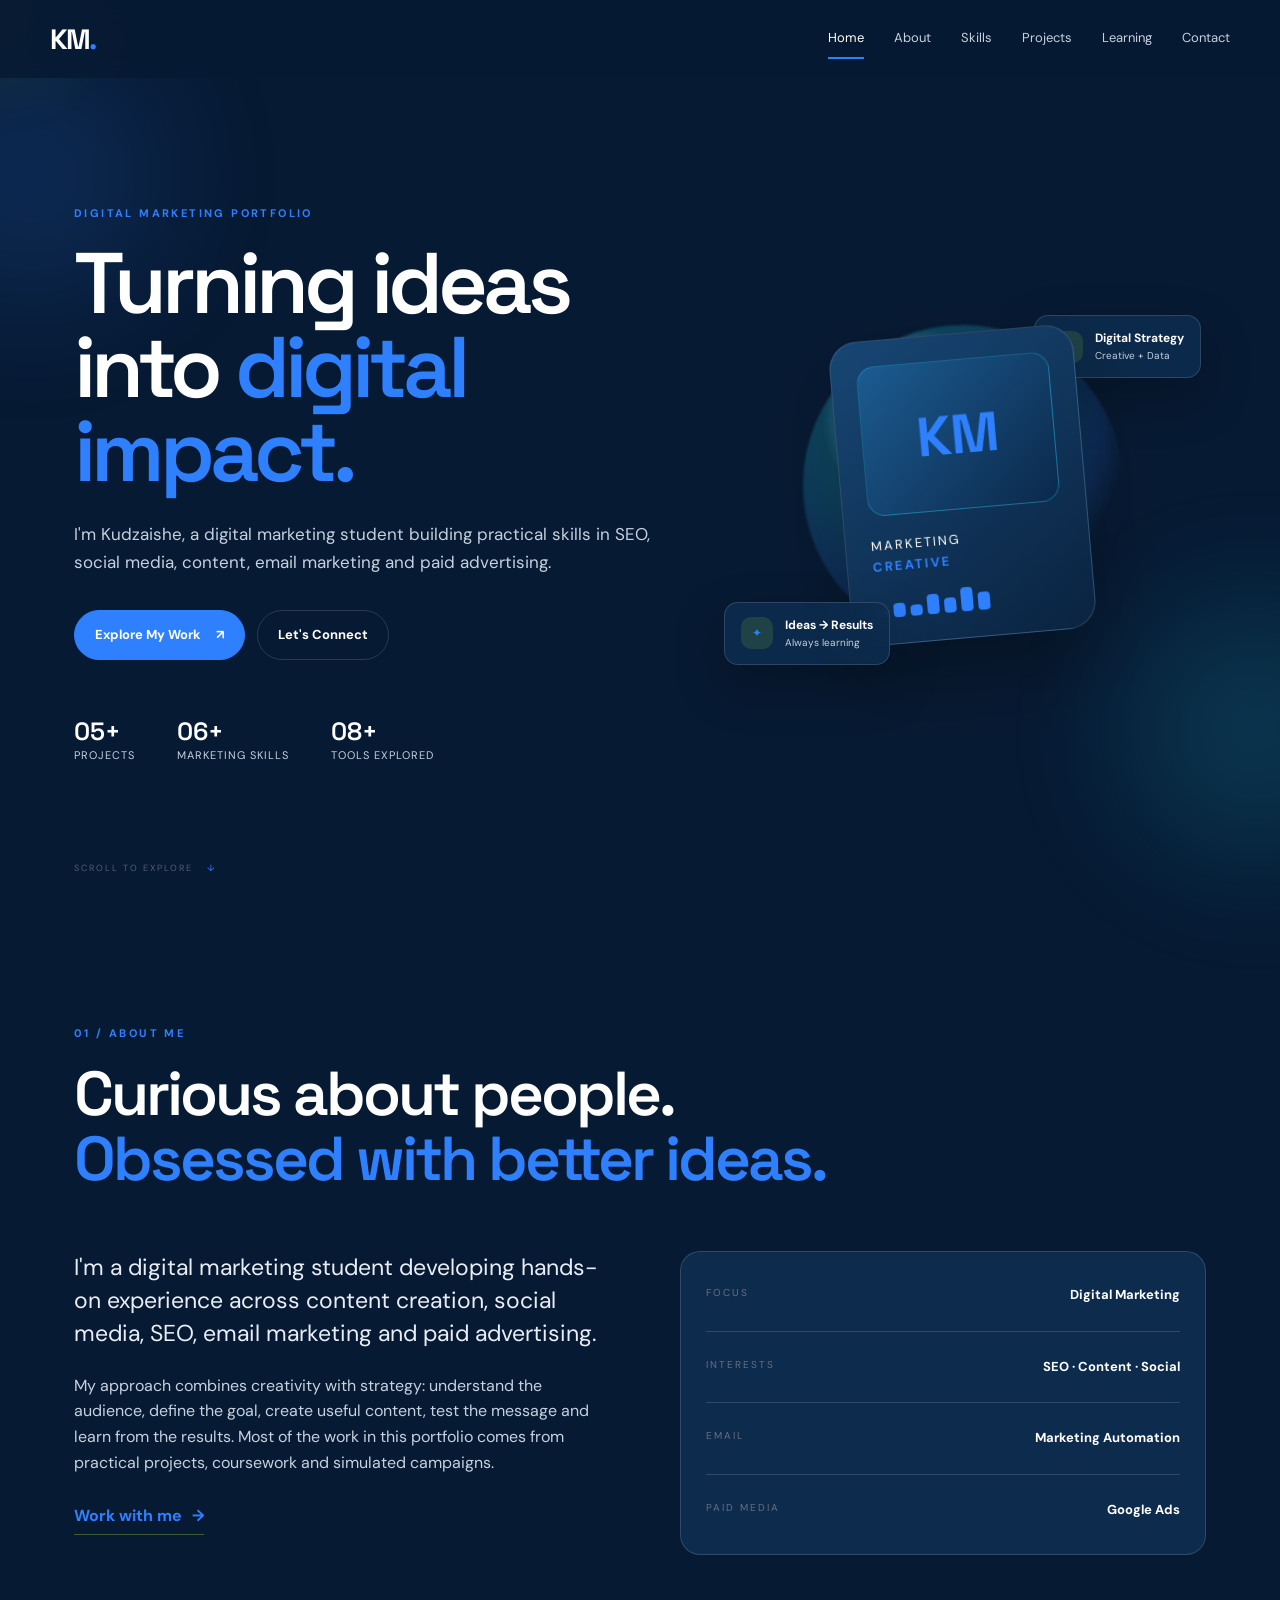
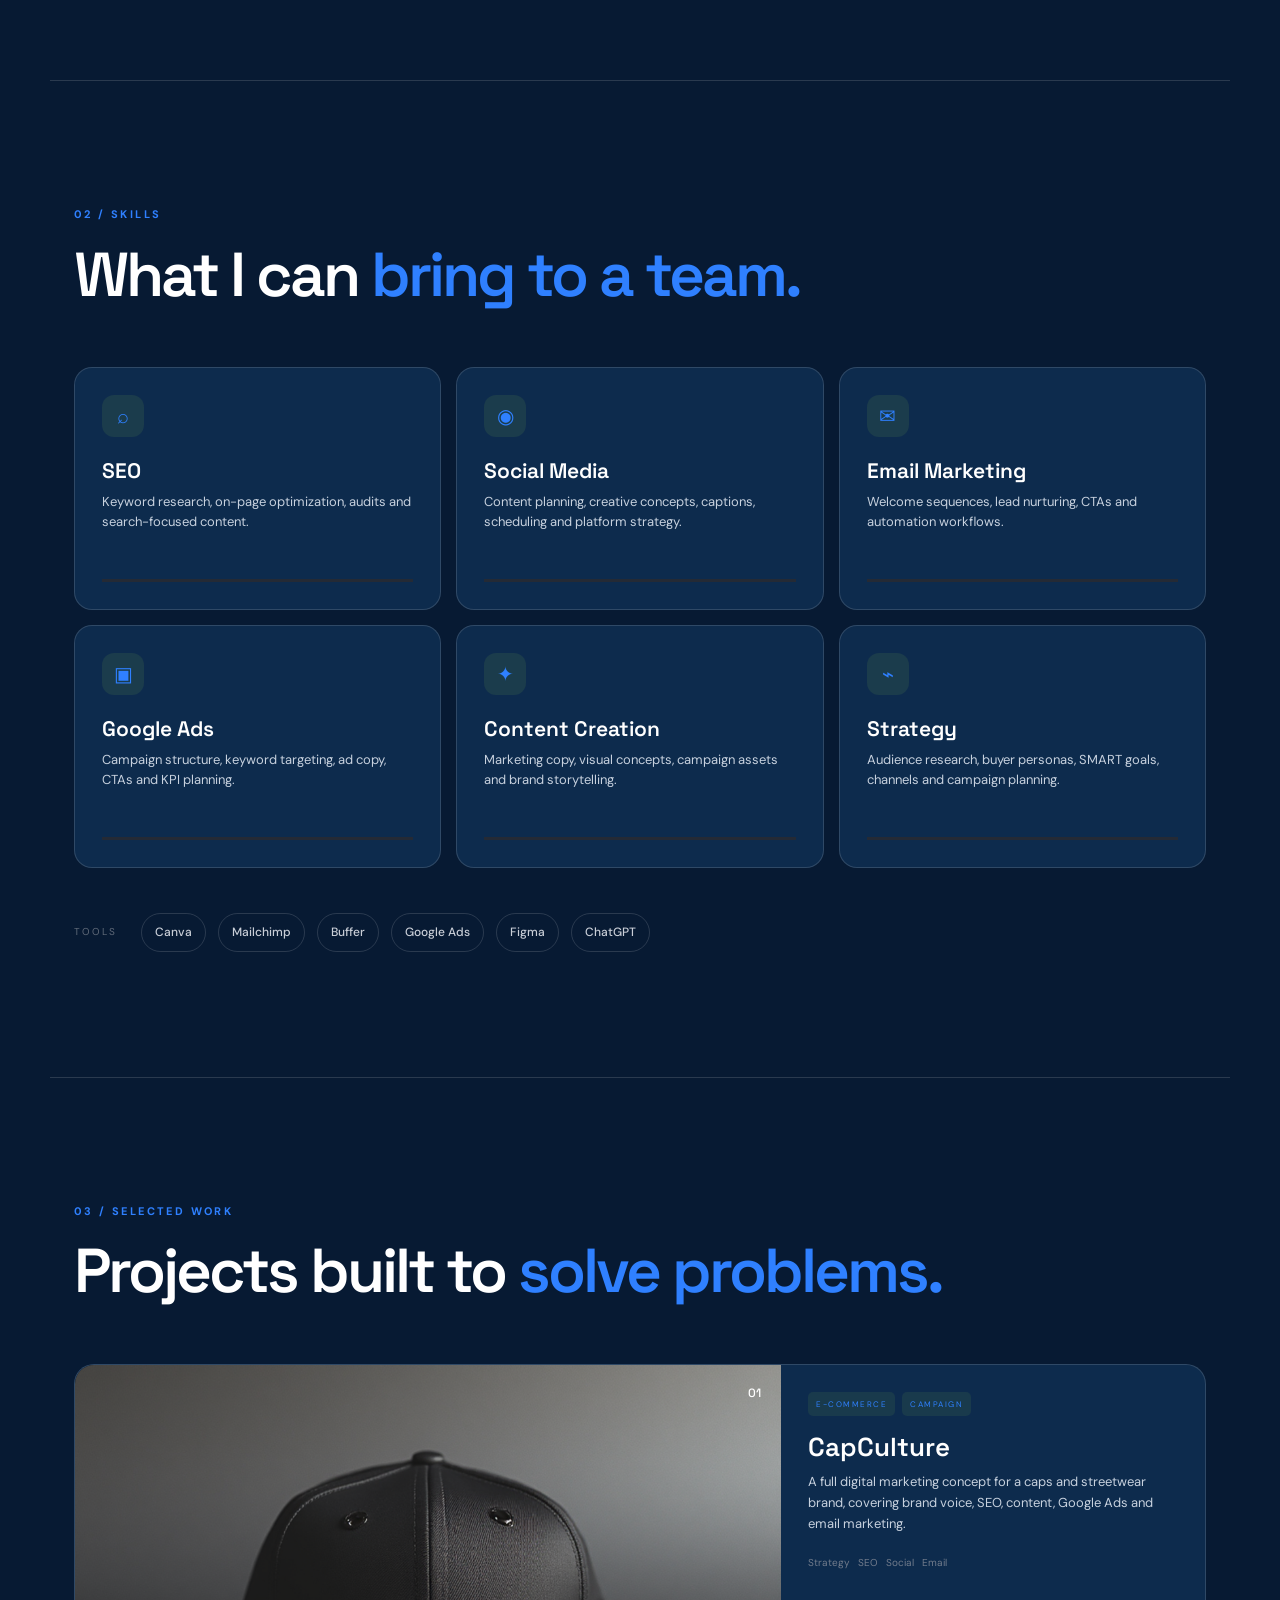
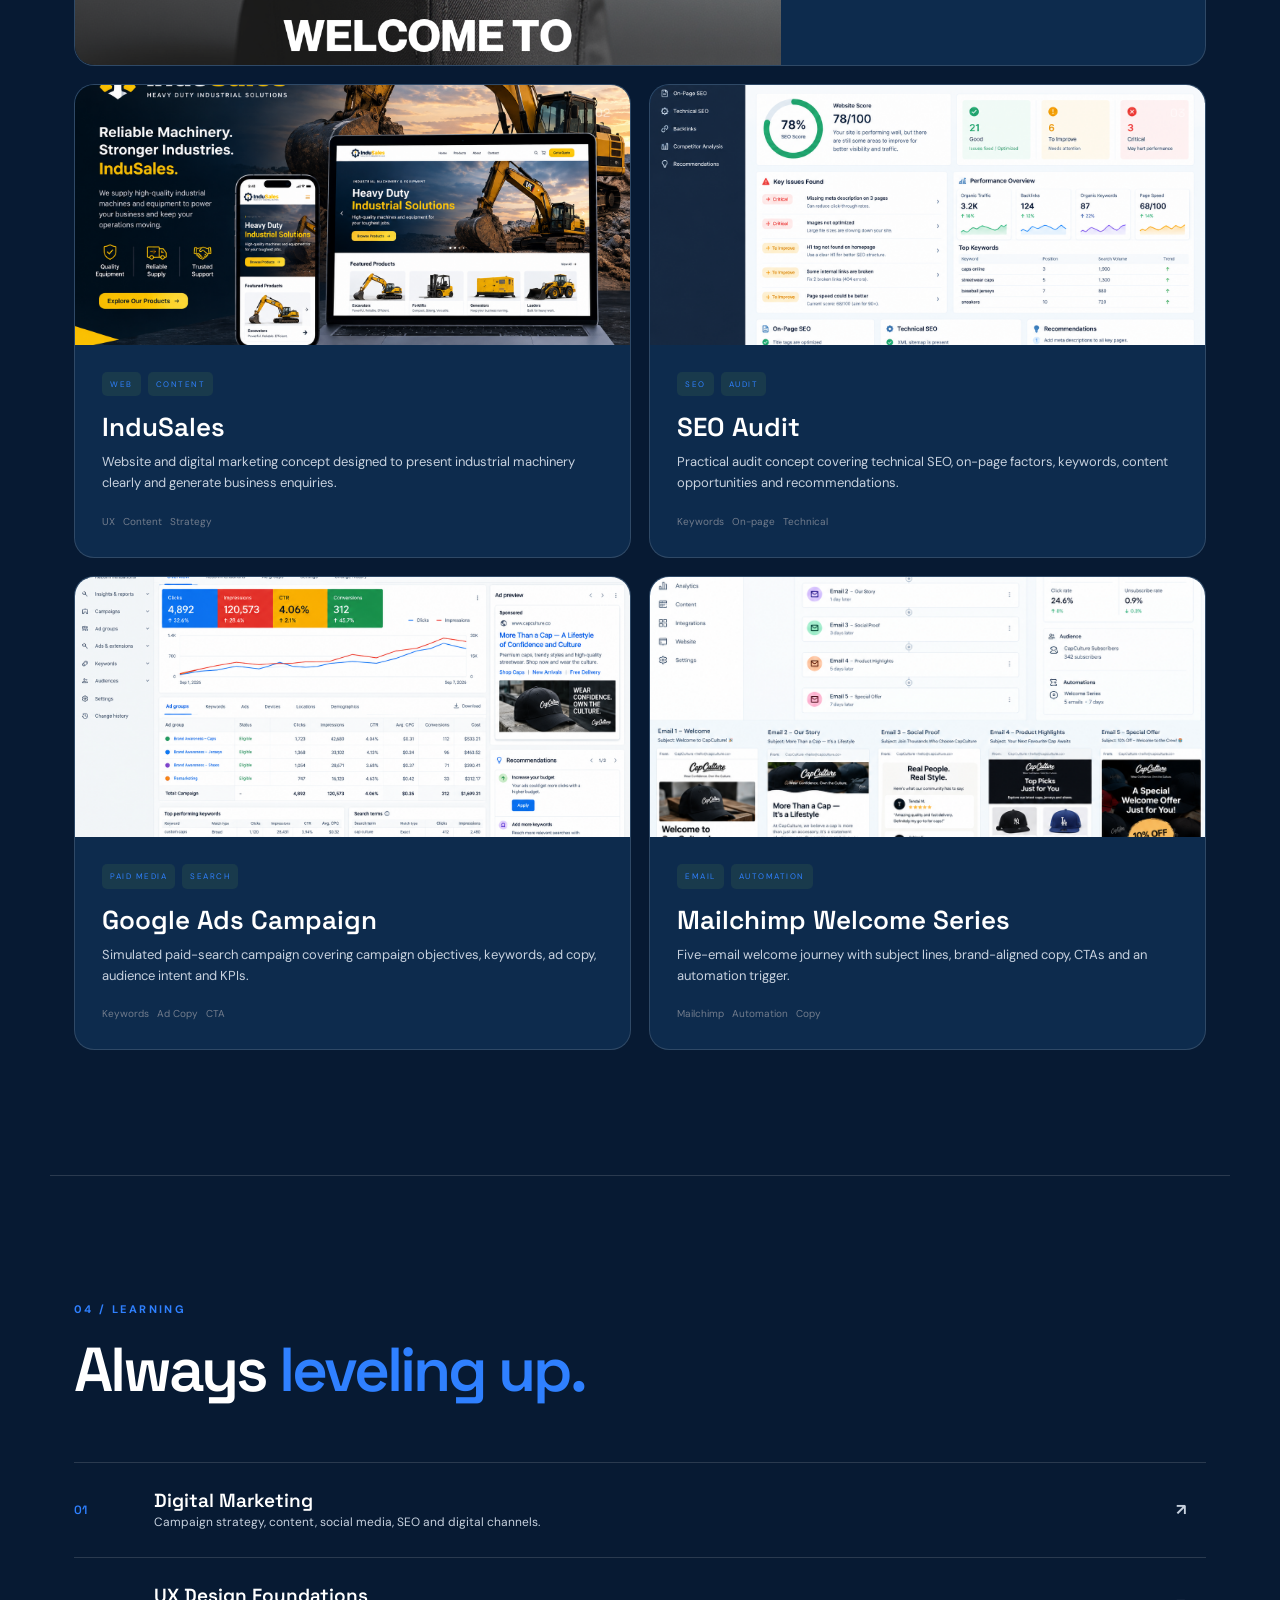
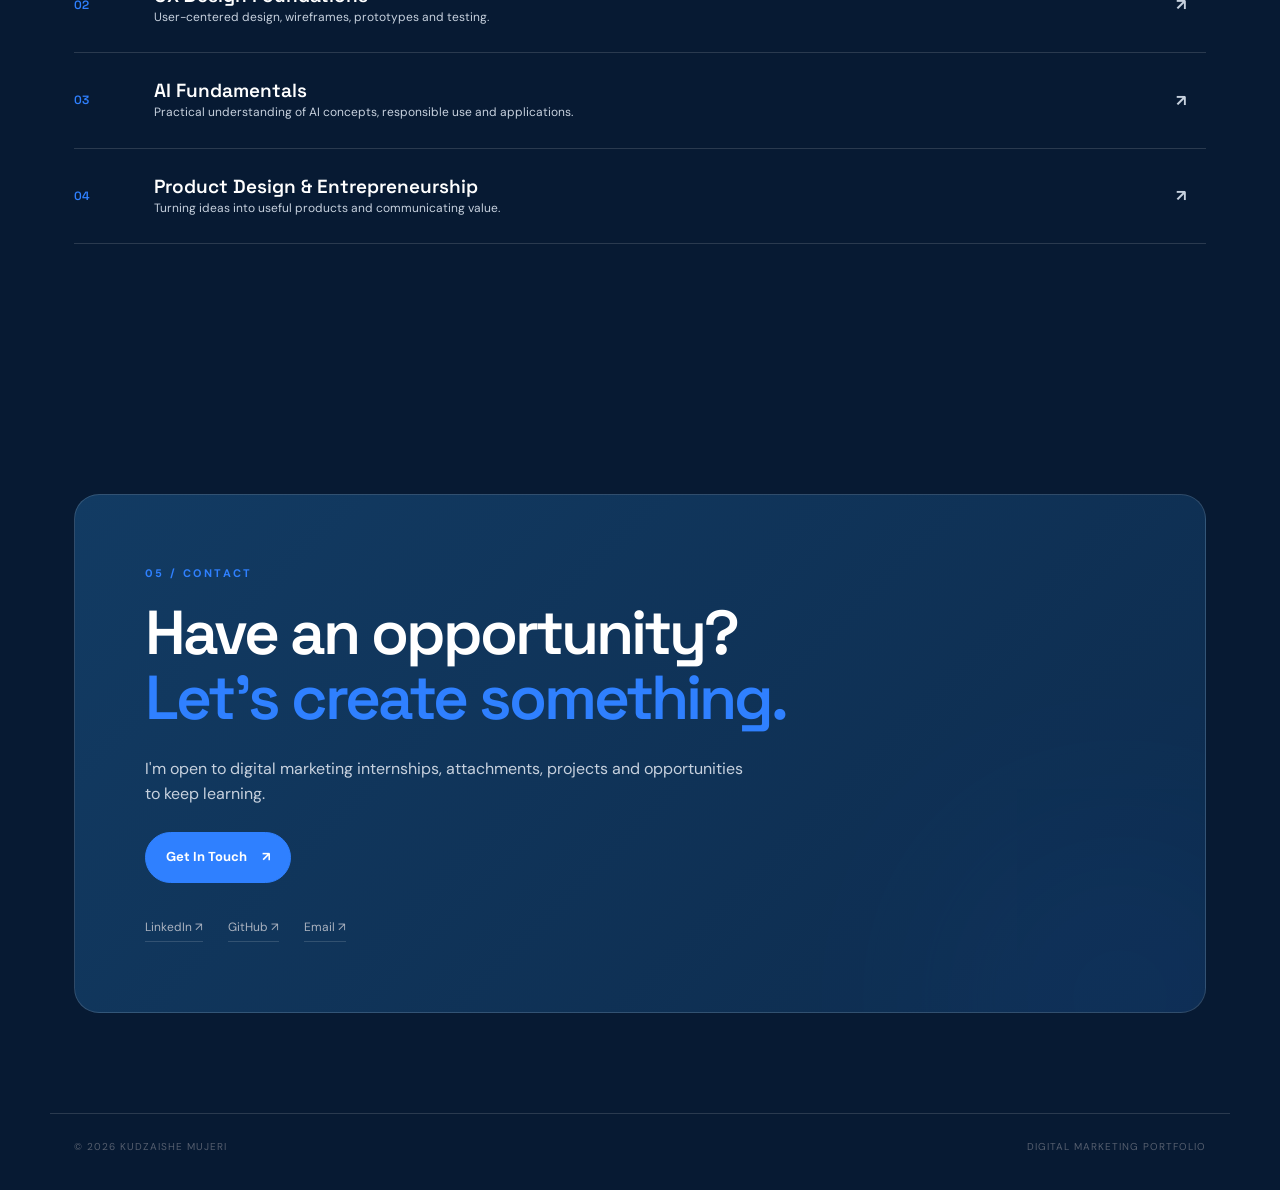
<file: index.html>
<!DOCTYPE html>
<html lang="en">
<head>
  <meta charset="UTF-8">
  <meta name="viewport" content="width=device-width, initial-scale=1.0">
  <meta name="description" content="Digital marketing portfolio showcasing SEO, social media, email marketing, Google Ads and content strategy projects.">
  <title>Kudzaishe MujerI | Digital Marketing Portfolio</title>
  <link rel="stylesheet" href="style.css">
</head>
<body>
  <div class="cursor-glow"></div>

  <header class="navbar">
    <a class="logo" href="#home">KM<span>.</span></a>
    <button class="menu-toggle" aria-label="Toggle navigation">☰</button>
    <nav class="nav-links">
      <a href="#home" class="active">Home</a>
      <a href="#about">About</a>
      <a href="#skills">Skills</a>
      <a href="#projects">Projects</a>
      <a href="#certifications">Learning</a>
      <a href="#contact">Contact</a>
    </nav>
  </header>

  <main>
    <section id="home" class="hero">
      <div class="hero-bg shape-one"></div>
      <div class="hero-bg shape-two"></div>
      <div class="hero-content reveal">
        <p class="eyebrow">DIGITAL MARKETING PORTFOLIO</p>
        <h1>Turning ideas into <span>digital impact.</span></h1>
        <p class="hero-text">
          I'm Kudzaishe, a digital marketing student building practical skills
          in SEO, social media, content, email marketing and paid advertising.
        </p>
        <div class="hero-buttons">
          <a href="#projects" class="btn primary">Explore My Work <span>↗</span></a>
          <a href="#contact" class="btn secondary">Let's Connect</a>
        </div>
        <div class="quick-stats">
          <div><strong>05+</strong><span>Projects</span></div>
          <div><strong>06+</strong><span>Marketing Skills</span></div>
          <div><strong>08+</strong><span>Tools Explored</span></div>
        </div>
      </div>

      <div class="hero-card reveal delay-2">
        <div class="orb"></div>
        <div class="floating-card card-top">
          <span>↗</span>
          <div><strong>Digital Strategy</strong><small>Creative + Data</small></div>
        </div>
        <div class="profile-card">
          <div class="avatar">KM</div>
          <p>MARKETING<br><b>CREATIVE</b></p>
          <div class="mini-chart"><i></i><i></i><i></i><i></i><i></i><i></i><i></i></div>
        </div>
        <div class="floating-card card-bottom">
          <span>✦</span>
          <div><strong>Ideas → Results</strong><small>Always learning</small></div>
        </div>
      </div>
      <div class="scroll-note">SCROLL TO EXPLORE <span>↓</span></div>
    </section>

    <section id="about" class="section about">
      <div class="section-heading reveal">
        <p class="eyebrow">01 / ABOUT ME</p>
        <h2>Curious about people.<br><span>Obsessed with better ideas.</span></h2>
      </div>
      <div class="about-grid">
        <div class="about-copy reveal">
          <p class="lead">
            I'm a digital marketing student developing hands-on experience across
            content creation, social media, SEO, email marketing and paid advertising.
          </p>
          <p>
            My approach combines creativity with strategy: understand the audience,
            define the goal, create useful content, test the message and learn from
            the results. Most of the work in this portfolio comes from practical
            projects, coursework and simulated campaigns.
          </p>
          <a class="text-link" href="tel:+263780323954">Work with me <span>→</span></a>
        </div>
        <div class="about-panel reveal delay-1">
          <div class="panel-line"><span>FOCUS</span><strong>Digital Marketing</strong></div>
          <div class="panel-line"><span>INTERESTS</span><strong>SEO · Content · Social</strong></div>
          <div class="panel-line"><span>EMAIL</span><strong>Marketing Automation</strong></div>
          <div class="panel-line"><span>PAID MEDIA</span><strong>Google Ads</strong></div>
        </div>
      </div>
    </section>

    <section id="skills" class="section skills-section">
      <div class="section-heading reveal">
        <p class="eyebrow">02 / SKILLS</p>
        <h2>What I can <span>bring to a team.</span></h2>
      </div>
      <div class="skills-grid">
        <article class="skill-card reveal"><span class="skill-icon">⌕</span><h3>SEO</h3><p>Keyword research, on-page optimization, audits and search-focused content.</p><div class="skill-level"></div></article>
        <article class="skill-card reveal delay-1"><span class="skill-icon">◉</span><h3>Social Media</h3><p>Content planning, creative concepts, captions, scheduling and platform strategy.</p><div class="skill-level"></div></article>
        <article class="skill-card reveal delay-2"><span class="skill-icon">✉</span><h3>Email Marketing</h3><p>Welcome sequences, lead nurturing, CTAs and automation workflows.</p><div class="skill-level"></div></article>
        <article class="skill-card reveal"><span class="skill-icon">▣</span><h3>Google Ads</h3><p>Campaign structure, keyword targeting, ad copy, CTAs and KPI planning.</p><div class="skill-level"></div></article>
        <article class="skill-card reveal delay-1"><span class="skill-icon">✦</span><h3>Content Creation</h3><p>Marketing copy, visual concepts, campaign assets and brand storytelling.</p><div class="skill-level"></div></article>
        <article class="skill-card reveal delay-2"><span class="skill-icon">⌁</span><h3>Strategy</h3><p>Audience research, buyer personas, SMART goals, channels and campaign planning.</p><div class="skill-level"></div></article>
      </div>
      <div class="tools reveal">
        <span>TOOLS</span>
        <b>Canva</b><b>Mailchimp</b><b>Buffer</b><b>Google Ads</b><b>Figma</b><b>ChatGPT</b>
      </div>
    </section>

    <section id="projects" class="section projects-section">
      <div class="section-heading reveal">
        <p class="eyebrow">03 / SELECTED WORK</p>
        <h2>Projects built to <span>solve problems.</span></h2>
      </div>

      <div class="projects-grid">
        <article class="project-card featured reveal">
          <div class="project-visual capculture">
            <img src="Instagram%20Post%20-%20WELCOME%20TO.png" alt="CapCulture welcome campaign featuring a black cap">
            <span class="project-number">01</span>
          </div>
          <div class="project-info">
            <div class="tag-row"><span>E-COMMERCE</span><span>CAMPAIGN</span></div>
            <h3>CapCulture</h3>
            <p>A full digital marketing concept for a caps and streetwear brand, covering brand voice, SEO, content, Google Ads and email marketing.</p>
            <div class="project-meta"><span>Strategy</span><span>SEO</span><span>Social</span><span>Email</span></div>
          </div>
        </article>

        <article class="project-card reveal delay-1">
          <div class="project-visual indusales"><img src="indusales.png" alt="InduSales industrial machinery website concept"><span class="project-number">02</span></div>
          <div class="project-info"><div class="tag-row"><span>WEB</span><span>CONTENT</span></div><h3>InduSales</h3><p>Website and digital marketing concept designed to present industrial machinery clearly and generate business enquiries.</p><div class="project-meta"><span>UX</span><span>Content</span><span>Strategy</span></div></div>
        </article>

        <article class="project-card reveal delay-2">
          <div class="project-visual seo"><img src="audit.png" alt="CapCulture website SEO audit report"><span class="project-number">03</span></div>
          <div class="project-info"><div class="tag-row"><span>SEO</span><span>AUDIT</span></div><h3>SEO Audit</h3><p>Practical audit concept covering technical SEO, on-page factors, keywords, content opportunities and recommendations.</p><div class="project-meta"><span>Keywords</span><span>On-page</span><span>Technical</span></div></div>
        </article>

        <article class="project-card reveal">
          <div class="project-visual ads"><img src="google%20ads.png" alt="CapCulture Google Ads campaign dashboard"><span class="project-number">04</span></div>
          <div class="project-info"><div class="tag-row"><span>PAID MEDIA</span><span>SEARCH</span></div><h3>Google Ads Campaign</h3><p>Simulated paid-search campaign covering campaign objectives, keywords, ad copy, audience intent and KPIs.</p><div class="project-meta"><span>Keywords</span><span>Ad Copy</span><span>CTA</span></div></div>
        </article>

        <article class="project-card reveal delay-1">
          <div class="project-visual email"><img src="welcome%20series.png" alt="CapCulture Mailchimp welcome series automation"><span class="project-number">05</span></div>
          <div class="project-info"><div class="tag-row"><span>EMAIL</span><span>AUTOMATION</span></div><h3>Mailchimp Welcome Series</h3><p>Five-email welcome journey with subject lines, brand-aligned copy, CTAs and an automation trigger.</p><div class="project-meta"><span>Mailchimp</span><span>Automation</span><span>Copy</span></div></div>
        </article>
      </div>
    </section>

    <section id="certifications" class="section learning">
      <div class="section-heading reveal">
        <p class="eyebrow">04 / LEARNING</p>
        <h2>Always <span>leveling up.</span></h2>
      </div>
      <div class="learning-grid">
        <div class="learning-item reveal"><span>01</span><div><h3>Digital Marketing</h3><p>Campaign strategy, content, social media, SEO and digital channels.</p></div><b>↗</b></div>
        <div class="learning-item reveal delay-1"><span>02</span><div><h3>UX Design Foundations</h3><p>User-centered design, wireframes, prototypes and testing.</p></div><b>↗</b></div>
        <div class="learning-item reveal delay-2"><span>03</span><div><h3>AI Fundamentals</h3><p>Practical understanding of AI concepts, responsible use and applications.</p></div><b>↗</b></div>
        <div class="learning-item reveal"><span>04</span><div><h3>Product Design & Entrepreneurship</h3><p>Turning ideas into useful products and communicating value.</p></div><b>↗</b></div>
      </div>
    </section>

    <section id="contact" class="section contact">
      <div class="contact-box reveal">
        <p class="eyebrow">05 / CONTACT</p>
        <h2>Have an opportunity?<br><span>Let's create something.</span></h2>
        <p>I'm open to digital marketing internships, attachments, projects and opportunities to keep learning.</p>
        <a class="btn primary" href="mailto:kud.muj.13@gmail.com">Get In Touch <span>↗</span></a>
        <div class="contact-links">
          <a href="https://linkedin.com/in/kudzaishe-mujeri" target="_blank" rel="noopener">LinkedIn ↗</a>
          <a href="https://github.com/kudmuj13-boop" target="_blank" rel="noopener">GitHub ↗</a>
          <a href="mailto:kud.muj.13@gmail.com">Email ↗</a>
        </div>
      </div>
    </section>
  </main>

  <footer><span>© 2026 Kudzaishe MujerI</span><span>Digital Marketing Portfolio</span></footer>

  <script src="script.js"></script>
</body>
</html>
</file>
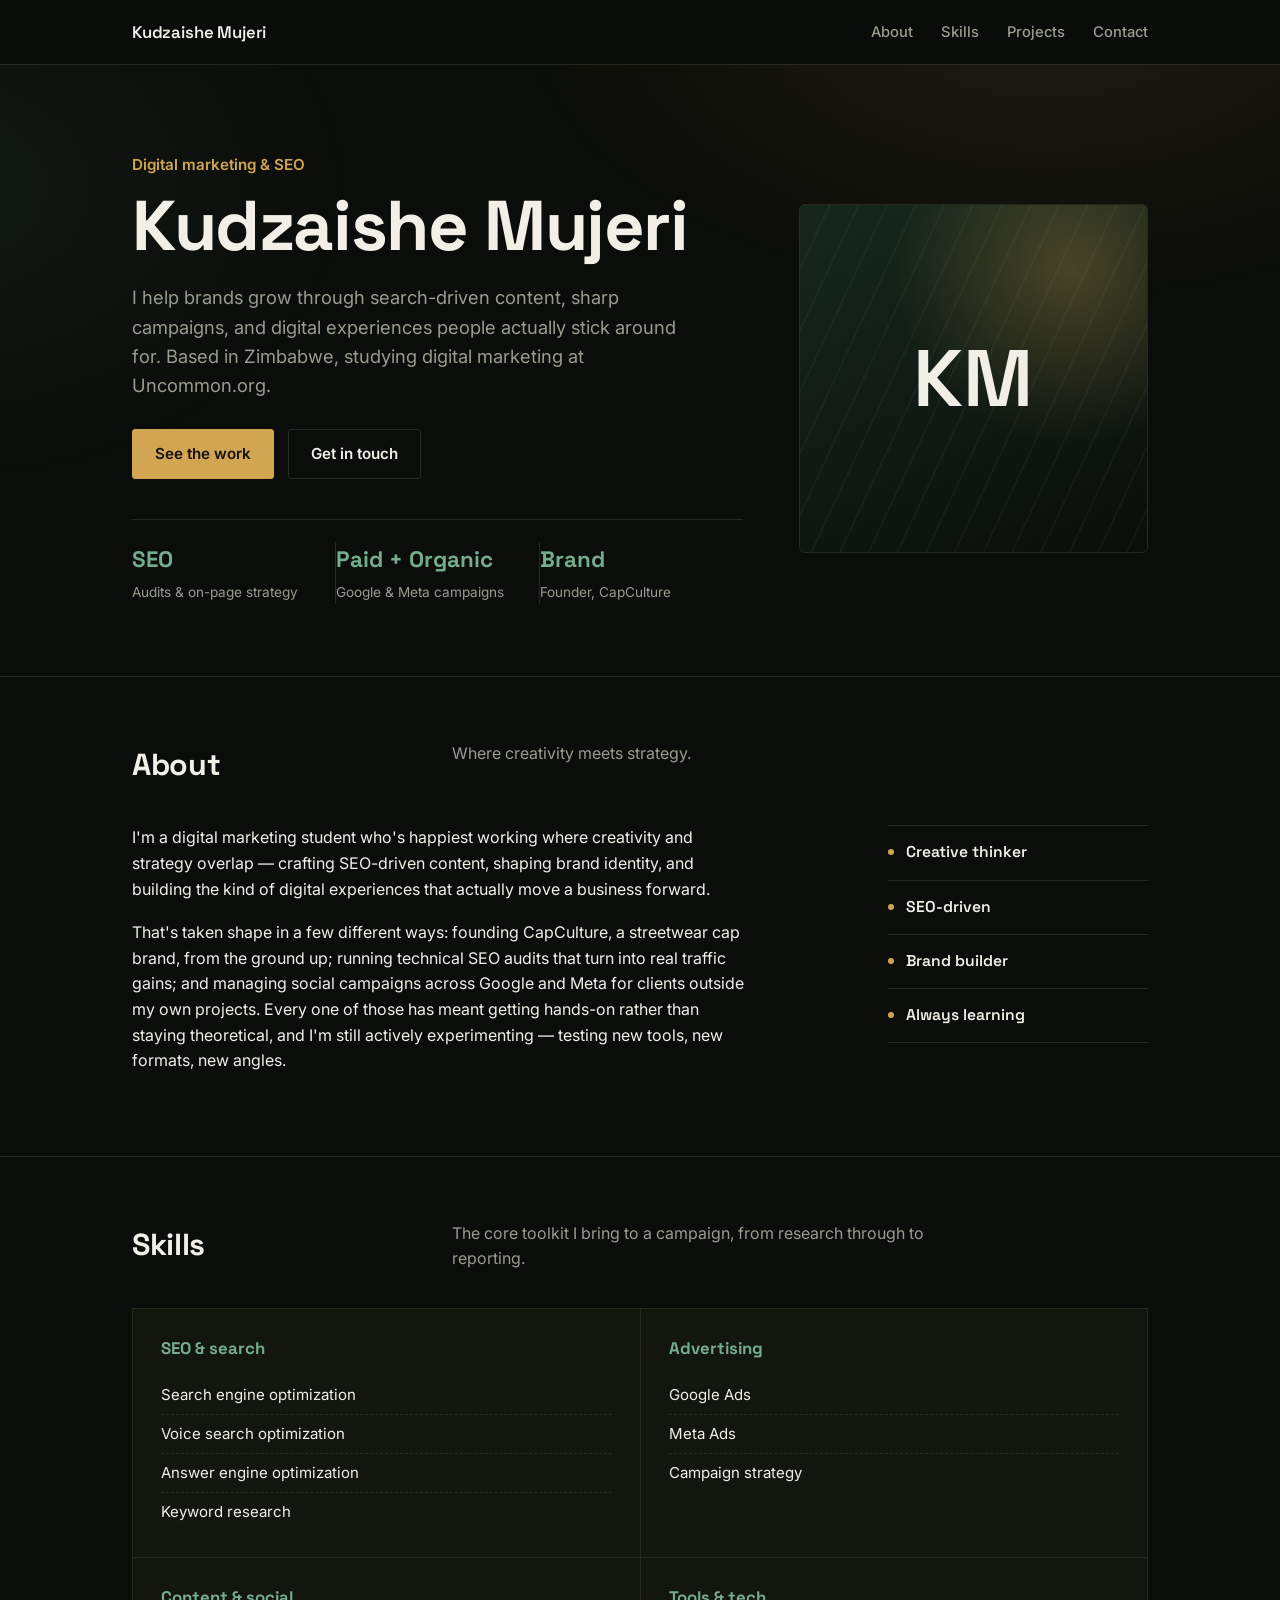
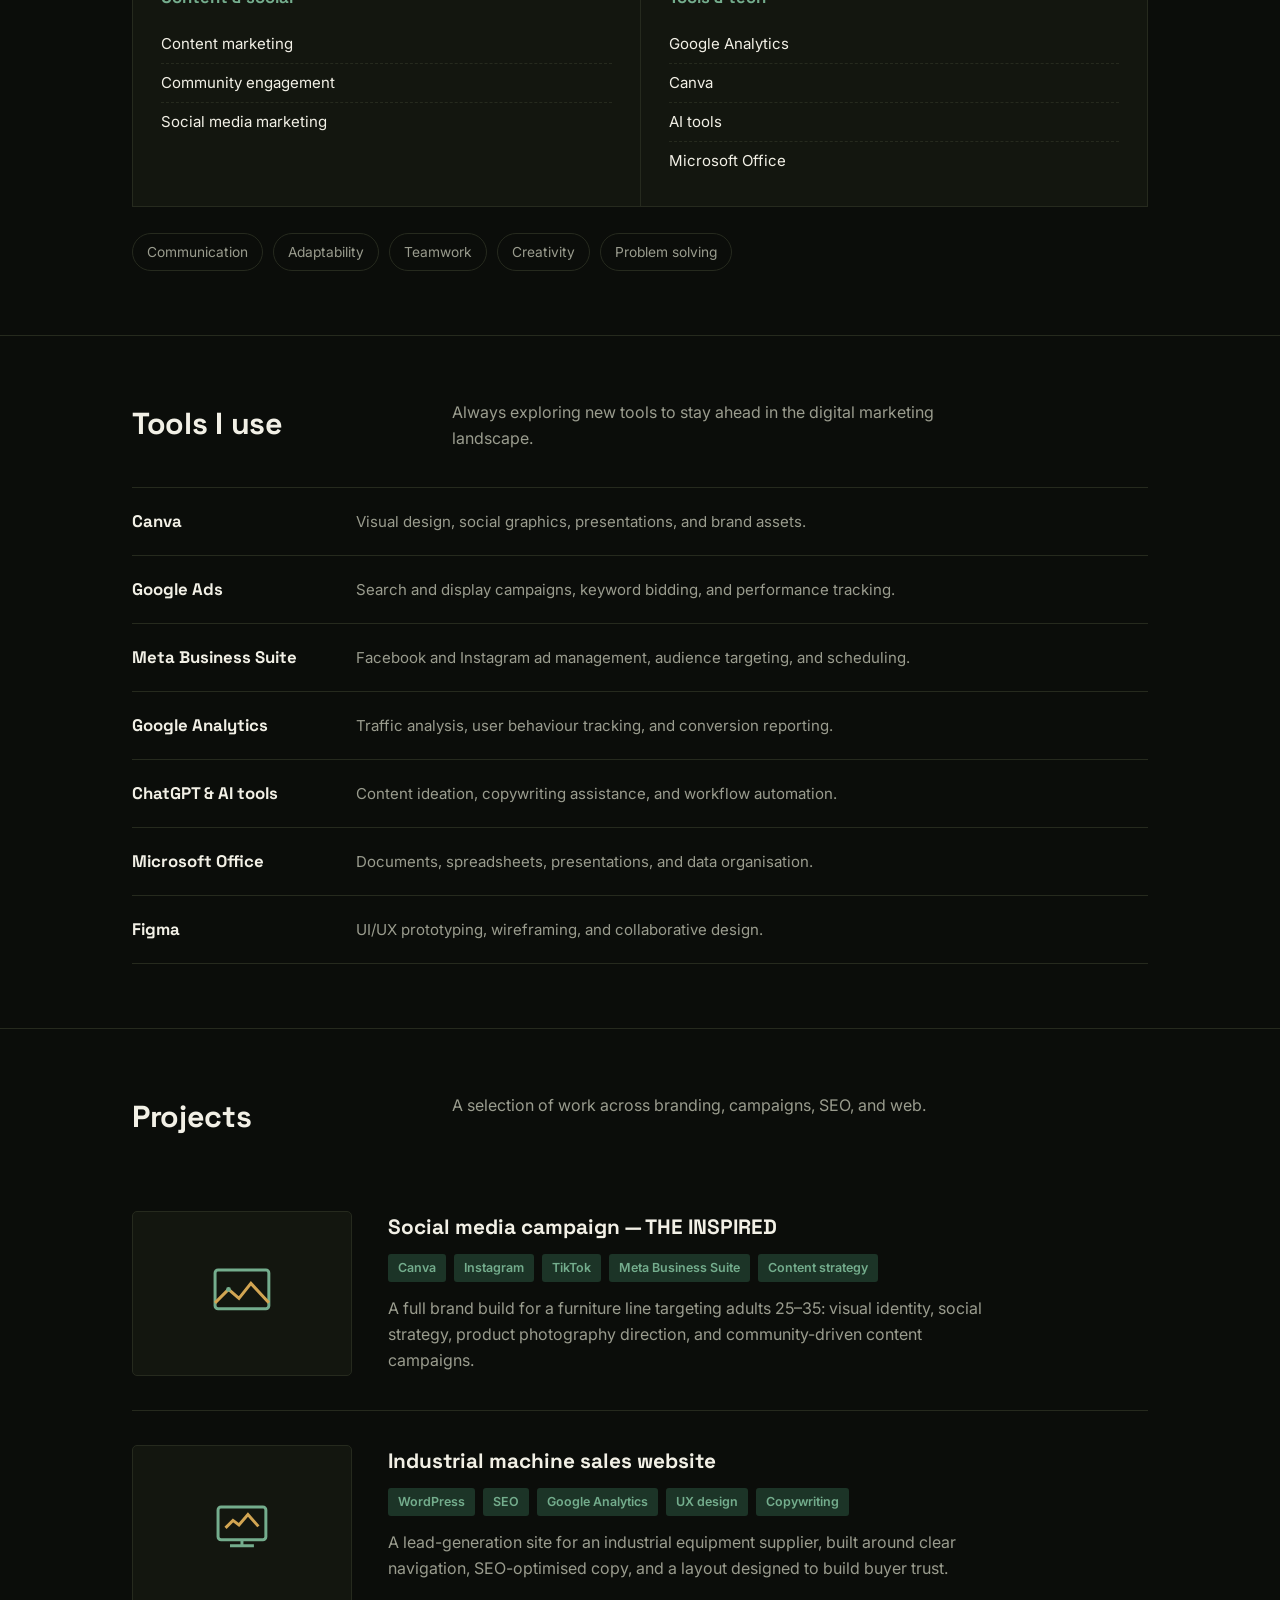
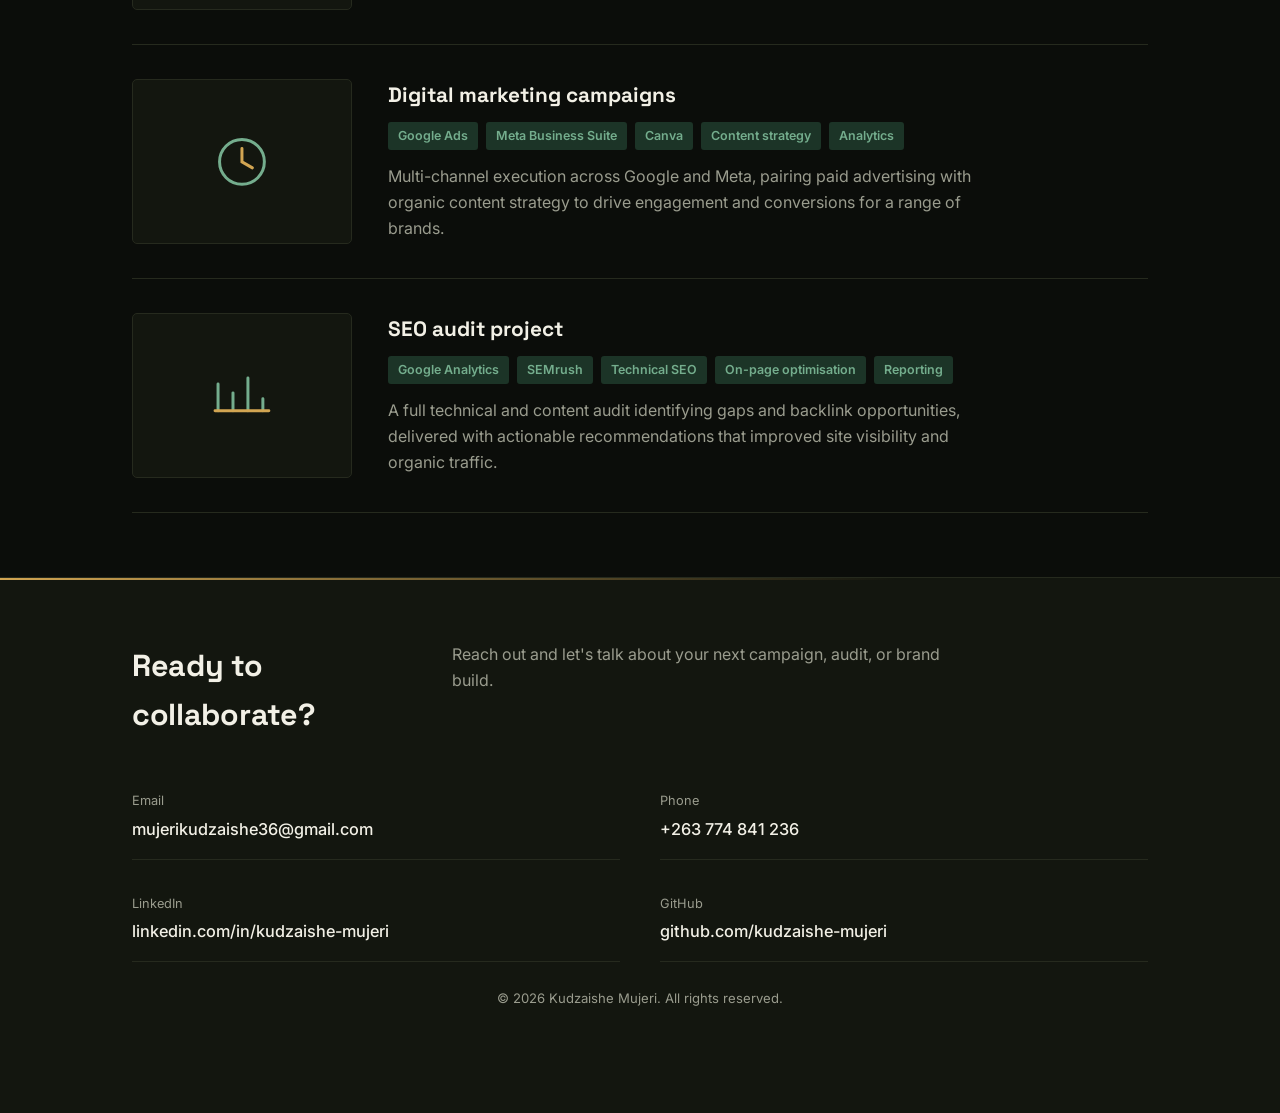
<file: kudzi new portfolio/portfolio.html>
<!DOCTYPE html>
<html lang="en">
<head>
<meta charset="UTF-8">
<meta name="viewport" content="width=device-width, initial-scale=1.0">
<title>Kudzaishe Mujeri — Digital Marketing Portfolio</title>
<link rel="preconnect" href="https://fonts.googleapis.com">
<link rel="preconnect" href="https://fonts.gstatic.com" crossorigin>
<link href="https://fonts.googleapis.com/css2?family=Space+Grotesk:wght@400;500;600;700&family=Inter:wght@400;500;600&display=swap" rel="stylesheet">
<style>
  :root{
    --bg: #0B0D0A;
    --panel: #13160F;
    --panel-soft: #181B13;
    --ink: #F2F0E6;
    --muted: #9A9C8E;
    --forest: #74AD8D;
    --forest-deep: #1C3427;
    --gold: #D2A552;
    --gold-dim: #8C743F;
    --line: #262A1E;
    --max: 1080px;
    --font-display: 'Space Grotesk', sans-serif;
    --font-body: 'Inter', sans-serif;
  }

  *{box-sizing:border-box;}
  html{scroll-behavior:smooth;}

  @media (prefers-reduced-motion: reduce){
    html{scroll-behavior:auto;}
    *{animation:none !important; transition:none !important;}
  }

  body{
    margin:0;
    background:var(--bg);
    color:var(--ink);
    font-family:var(--font-body);
    font-size:16px;
    line-height:1.6;
    -webkit-font-smoothing:antialiased;
  }

  a{color:var(--forest);}
  a:focus-visible, button:focus-visible{outline:2px solid var(--gold); outline-offset:3px;}

  .wrap{max-width:var(--max); margin:0 auto; padding:0 32px;}

  /* ---------- NAV ---------- */
  header.nav{
    position:sticky; top:0; z-index:50;
    background:rgba(11,13,10,0.86);
    backdrop-filter:saturate(150%) blur(8px);
    border-bottom:1px solid var(--line);
  }
  .nav .wrap{
    display:flex; align-items:center; justify-content:space-between;
    height:64px;
  }
  .nav-name{
    font-family:var(--font-display);
    font-weight:600;
    font-size:1.05rem;
    letter-spacing:-0.01em;
    color:var(--ink);
    text-decoration:none;
  }
  .nav-links{list-style:none; display:flex; gap:28px; margin:0; padding:0;}
  .nav-links a{
    color:var(--muted); text-decoration:none; font-size:0.92rem; font-weight:500;
    border-bottom:1px solid transparent; padding-bottom:2px;
  }
  .nav-links a:hover{color:var(--ink); border-bottom-color:var(--gold);}

  @media (max-width:640px){
    .nav-links{display:none;}
  }

  /* ---------- HERO ---------- */
  .hero{
    padding:88px 0 72px;
    opacity:0; transform:translateY(10px);
    animation:rise 0.7s ease-out forwards;
    background:
      radial-gradient(ellipse 900px 500px at 82% -10%, rgba(210,165,82,0.10), transparent 60%),
      radial-gradient(ellipse 700px 500px at -5% 20%, rgba(116,173,141,0.08), transparent 60%);
  }
  @keyframes rise{ to{opacity:1; transform:none;} }

  .hero-grid{
    display:grid;
    grid-template-columns:1.4fr 0.8fr;
    gap:56px;
    align-items:center;
  }
  @media (max-width:800px){
    .hero-grid{grid-template-columns:1fr; gap:32px;}
  }

  .eyebrow{
    color:var(--gold);
    font-weight:600;
    font-size:0.95rem;
    margin:0 0 14px;
  }
  h1.name{
    font-family:var(--font-display);
    font-size:clamp(2.6rem, 6vw, 4.4rem);
    line-height:1.02;
    letter-spacing:-0.02em;
    margin:0 0 20px;
    color:var(--ink);
  }
  .role-line{
    font-size:1.15rem;
    color:var(--muted);
    max-width:46ch;
    margin:0 0 28px;
  }
  .hero-cta{display:flex; gap:14px; flex-wrap:wrap;}
  .btn{
    display:inline-flex; align-items:center; gap:8px;
    padding:12px 22px;
    border-radius:3px;
    font-weight:600;
    font-size:0.95rem;
    text-decoration:none;
    border:1px solid transparent;
  }
  .btn-primary{background:var(--gold); color:#161307; border-color:var(--gold);}
  .btn-primary:hover{background:#E2B968; border-color:#E2B968;}
  .btn-ghost{background:transparent; color:var(--ink); border-color:var(--line);}
  .btn-ghost:hover{border-color:var(--forest); color:var(--forest);}

  .hero-portrait{
    aspect-ratio:1/1;
    border-radius:6px;
    background:linear-gradient(155deg, #16281E 0%, #0B0D0A 100%);
    border:1px solid var(--line);
    display:flex; align-items:center; justify-content:center;
    position:relative;
    overflow:hidden;
  }
  .hero-portrait span{
    font-family:var(--font-display);
    font-size:5rem;
    font-weight:600;
    color:var(--ink);
    position:relative;
    z-index:1;
  }
  .hero-portrait::after{
    content:"";
    position:absolute; inset:0;
    background:
      radial-gradient(circle at 78% 18%, rgba(210,165,82,0.28), transparent 45%),
      repeating-linear-gradient(115deg, rgba(116,173,141,0.06) 0 2px, transparent 2px 26px);
  }

  .hero-stats{
    display:flex; gap:0;
    margin-top:40px;
    border-top:1px solid var(--line);
    padding-top:22px;
  }
  .hero-stats div{
    flex:1;
    padding-right:20px;
    border-right:1px solid var(--line);
  }
  .hero-stats div:last-child{border-right:none;}
  .hero-stats strong{
    display:block; font-family:var(--font-display); font-size:1.4rem; color:var(--forest);
  }
  .hero-stats p{margin:4px 0 0; font-size:0.85rem; color:var(--muted);}

  /* ---------- SECTION SHELL ---------- */
  section{padding:64px 0;}
  section + section{border-top:1px solid var(--line);}
  .section-head{
    display:grid;
    grid-template-columns:280px 1fr;
    gap:40px;
    margin-bottom:36px;
  }
  @media (max-width:760px){
    .section-head{grid-template-columns:1fr; gap:12px;}
  }
  .section-head h2{
    font-family:var(--font-display);
    font-size:1.9rem;
    letter-spacing:-0.01em;
    margin:0;
    color:var(--ink);
  }
  .section-head .lede{color:var(--muted); max-width:52ch; margin:0;}

  /* ---------- ABOUT ---------- */
  .about-body{
    display:grid;
    grid-template-columns:1fr 260px;
    gap:48px;
  }
  @media (max-width:760px){
    .about-body{grid-template-columns:1fr;}
  }
  .about-body p{margin:0 0 18px; max-width:62ch; color:var(--ink);}
  .focus-list{list-style:none; margin:0; padding:0;}
  .focus-list li{
    padding:14px 0;
    border-bottom:1px solid var(--line);
    display:flex; align-items:baseline; gap:12px;
  }
  .focus-list li:first-child{border-top:1px solid var(--line);}
  .focus-list .dot{width:6px; height:6px; border-radius:50%; background:var(--gold); flex:none; transform:translateY(-2px);}
  .focus-list span.label{font-weight:600; font-family:var(--font-display); font-size:0.98rem; color:var(--ink);}

  /* ---------- SKILLS ---------- */
  .skill-groups{
    display:grid;
    grid-template-columns:repeat(2, 1fr);
    gap:0;
    border-top:1px solid var(--line);
    border-left:1px solid var(--line);
  }
  @media (max-width:700px){
    .skill-groups{grid-template-columns:1fr;}
  }
  .skill-group{
    border-right:1px solid var(--line);
    border-bottom:1px solid var(--line);
    padding:26px 28px;
    background:var(--panel);
  }
  .skill-group h3{
    font-family:var(--font-display);
    font-size:1.05rem;
    margin:0 0 14px;
    color:var(--forest);
  }
  .skill-group ul{list-style:none; margin:0; padding:0;}
  .skill-group li{
    font-size:0.94rem;
    padding:7px 0;
    color:var(--ink);
    border-bottom:1px dashed var(--line);
  }
  .skill-group li:last-child{border-bottom:none;}

  .soft-skills{
    margin-top:26px;
    display:flex; flex-wrap:wrap; gap:10px;
  }
  .soft-skills span{
    font-size:0.86rem;
    padding:7px 14px;
    border:1px solid var(--line);
    border-radius:999px;
    color:var(--muted);
  }

  /* ---------- TOOLS ---------- */
  .tool-list{
    display:grid;
    gap:0;
  }
  .tool-row{
    display:grid;
    grid-template-columns:200px 1fr;
    gap:24px;
    padding:20px 0;
    border-bottom:1px solid var(--line);
    align-items:baseline;
  }
  .tool-row:first-child{border-top:1px solid var(--line);}
  @media (max-width:640px){
    .tool-row{grid-template-columns:1fr; gap:6px;}
  }
  .tool-row h4{
    font-family:var(--font-display);
    margin:0; font-size:1.05rem;
    color:var(--ink);
  }
  .tool-row p{margin:0; color:var(--muted); font-size:0.94rem;}

  /* ---------- PROJECTS ---------- */
  .project{
    display:grid;
    grid-template-columns:220px 1fr;
    gap:36px;
    padding:34px 0;
    border-bottom:1px solid var(--line);
  }
  .project:first-of-type{border-top:1px solid var(--line);}
  @media (max-width:700px){
    .project{grid-template-columns:1fr;}
  }
  .project-mark{
    width:100%;
    aspect-ratio:4/3;
    border-radius:5px;
    background:var(--panel);
    border:1px solid var(--line);
    display:flex; align-items:center; justify-content:center;
    position:relative;
    overflow:hidden;
  }
  .project-mark svg{width:44%; height:44%;}
  .project h3{
    font-family:var(--font-display);
    font-size:1.3rem;
    margin:0 0 10px;
    color:var(--ink);
  }
  .tag-row{display:flex; flex-wrap:wrap; gap:8px; margin-bottom:14px;}
  .tag-row span{
    font-size:0.78rem;
    font-weight:600;
    padding:4px 10px;
    border-radius:3px;
    background:var(--forest-deep);
    color:var(--forest);
  }
  .project p.desc{margin:0; color:var(--muted); max-width:60ch;}

  /* ---------- CONTACT ---------- */
  .contact{
    background:var(--panel);
    border-top:1px solid var(--line);
    position:relative;
  }
  .contact::before{
    content:"";
    position:absolute; top:0; left:0; right:0; height:2px;
    background:linear-gradient(90deg, var(--gold), transparent 70%);
  }
  .contact .section-head h2{color:var(--ink);}
  .contact .section-head .lede{color:var(--muted);}
  .contact-grid{
    display:grid;
    grid-template-columns:repeat(2, 1fr);
    gap:18px 40px;
  }
  @media (max-width:640px){
    .contact-grid{grid-template-columns:1fr;}
  }
  .contact-row{
    padding:16px 0;
    border-bottom:1px solid var(--line);
  }
  .contact-row .k{
    display:block; font-size:0.8rem; color:var(--muted); margin-bottom:4px;
  }
  .contact-row a, .contact-row span.v{
    color:var(--ink); text-decoration:none; font-weight:500; font-size:1.02rem;
  }
  .contact-row a:hover{color:var(--gold);}

  footer.credit{
    text-align:center; padding:26px 0 40px; font-size:0.82rem; color:var(--muted);
  }
</style>
</head>
<body>

<header class="nav">
  <div class="wrap">
    <a class="nav-name" href="#top">Kudzaishe Mujeri</a>
    <ul class="nav-links">
      <li><a href="#about">About</a></li>
      <li><a href="#skills">Skills</a></li>
      <li><a href="#projects">Projects</a></li>
      <li><a href="#contact">Contact</a></li>
    </ul>
  </div>
</header>

<main id="top">

  <section class="hero">
    <div class="wrap hero-grid">
      <div>
        <p class="eyebrow">Digital marketing &amp; SEO</p>
        <h1 class="name">Kudzaishe Mujeri</h1>
        <p class="role-line">I help brands grow through search-driven content, sharp campaigns, and digital experiences people actually stick around for. Based in Zimbabwe, studying digital marketing at Uncommon.org.</p>
        <div class="hero-cta">
          <a class="btn btn-primary" href="#projects">See the work</a>
          <a class="btn btn-ghost" href="#contact">Get in touch</a>
        </div>
        <div class="hero-stats">
          <div>
            <strong>SEO</strong>
            <p>Audits &amp; on-page strategy</p>
          </div>
          <div>
            <strong>Paid + Organic</strong>
            <p>Google &amp; Meta campaigns</p>
          </div>
          <div>
            <strong>Brand</strong>
            <p>Founder, CapCulture</p>
          </div>
        </div>
      </div>
      <div class="hero-portrait" aria-hidden="true">
        <span>KM</span>
      </div>
    </div>
  </section>

  <section id="about">
    <div class="wrap">
      <div class="section-head">
        <h2>About</h2>
        <p class="lede">Where creativity meets strategy.</p>
      </div>
      <div class="about-body">
        <div>
          <p>I'm a digital marketing student who's happiest working where creativity and strategy overlap — crafting SEO-driven content, shaping brand identity, and building the kind of digital experiences that actually move a business forward.</p>
          <p>That's taken shape in a few different ways: founding CapCulture, a streetwear cap brand, from the ground up; running technical SEO audits that turn into real traffic gains; and managing social campaigns across Google and Meta for clients outside my own projects. Every one of those has meant getting hands-on rather than staying theoretical, and I'm still actively experimenting — testing new tools, new formats, new angles.</p>
        </div>
        <ul class="focus-list">
          <li><span class="dot"></span><span class="label">Creative thinker</span></li>
          <li><span class="dot"></span><span class="label">SEO-driven</span></li>
          <li><span class="dot"></span><span class="label">Brand builder</span></li>
          <li><span class="dot"></span><span class="label">Always learning</span></li>
        </ul>
      </div>
    </div>
  </section>

  <section id="skills">
    <div class="wrap">
      <div class="section-head">
        <h2>Skills</h2>
        <p class="lede">The core toolkit I bring to a campaign, from research through to reporting.</p>
      </div>

      <div class="skill-groups">
        <div class="skill-group">
          <h3>SEO &amp; search</h3>
          <ul>
            <li>Search engine optimization</li>
            <li>Voice search optimization</li>
            <li>Answer engine optimization</li>
            <li>Keyword research</li>
          </ul>
        </div>
        <div class="skill-group">
          <h3>Advertising</h3>
          <ul>
            <li>Google Ads</li>
            <li>Meta Ads</li>
            <li>Campaign strategy</li>
          </ul>
        </div>
        <div class="skill-group">
          <h3>Content &amp; social</h3>
          <ul>
            <li>Content marketing</li>
            <li>Community engagement</li>
            <li>Social media marketing</li>
          </ul>
        </div>
        <div class="skill-group">
          <h3>Tools &amp; tech</h3>
          <ul>
            <li>Google Analytics</li>
            <li>Canva</li>
            <li>AI tools</li>
            <li>Microsoft Office</li>
          </ul>
        </div>
      </div>

      <div class="soft-skills">
        <span>Communication</span>
        <span>Adaptability</span>
        <span>Teamwork</span>
        <span>Creativity</span>
        <span>Problem solving</span>
      </div>
    </div>
  </section>

  <section id="tools">
    <div class="wrap">
      <div class="section-head">
        <h2>Tools I use</h2>
        <p class="lede">Always exploring new tools to stay ahead in the digital marketing landscape.</p>
      </div>

      <div class="tool-list">
        <div class="tool-row">
          <h4>Canva</h4>
          <p>Visual design, social graphics, presentations, and brand assets.</p>
        </div>
        <div class="tool-row">
          <h4>Google Ads</h4>
          <p>Search and display campaigns, keyword bidding, and performance tracking.</p>
        </div>
        <div class="tool-row">
          <h4>Meta Business Suite</h4>
          <p>Facebook and Instagram ad management, audience targeting, and scheduling.</p>
        </div>
        <div class="tool-row">
          <h4>Google Analytics</h4>
          <p>Traffic analysis, user behaviour tracking, and conversion reporting.</p>
        </div>
        <div class="tool-row">
          <h4>ChatGPT &amp; AI tools</h4>
          <p>Content ideation, copywriting assistance, and workflow automation.</p>
        </div>
        <div class="tool-row">
          <h4>Microsoft Office</h4>
          <p>Documents, spreadsheets, presentations, and data organisation.</p>
        </div>
        <div class="tool-row">
          <h4>Figma</h4>
          <p>UI/UX prototyping, wireframing, and collaborative design.</p>
        </div>
      </div>
    </div>
  </section>

  <section id="projects">
    <div class="wrap">
      <div class="section-head">
        <h2>Projects</h2>
        <p class="lede">A selection of work across branding, campaigns, SEO, and web.</p>
      </div>

      <div class="project">
        <div class="project-mark">
          <svg viewBox="0 0 48 48" fill="none" xmlns="http://www.w3.org/2000/svg">
            <rect x="6" y="8" width="36" height="26" rx="2" stroke="#74AD8D" stroke-width="2"/>
            <path d="M6 30l9-9 7 6 8-10 12 13" stroke="#D2A552" stroke-width="2" fill="none"/>
            <circle cx="15" cy="21" r="1.6" fill="#74AD8D"/>
          </svg>
        </div>
        <div>
          <h3>Social media campaign — THE INSPIRED</h3>
          <div class="tag-row">
            <span>Canva</span><span>Instagram</span><span>TikTok</span><span>Meta Business Suite</span><span>Content strategy</span>
          </div>
          <p class="desc">A full brand build for a furniture line targeting adults 25–35: visual identity, social strategy, product photography direction, and community-driven content campaigns.</p>
        </div>
      </div>

      <div class="project">
        <div class="project-mark">
          <svg viewBox="0 0 48 48" fill="none" xmlns="http://www.w3.org/2000/svg">
            <rect x="8" y="10" width="32" height="22" rx="2" stroke="#74AD8D" stroke-width="2"/>
            <line x1="16" y1="36" x2="32" y2="36" stroke="#74AD8D" stroke-width="2"/>
            <line x1="24" y1="32" x2="24" y2="36" stroke="#74AD8D" stroke-width="2"/>
            <path d="M13 24l5-5 4 3 6-7 7 8" stroke="#D2A552" stroke-width="2" fill="none"/>
          </svg>
        </div>
        <div>
          <h3>Industrial machine sales website</h3>
          <div class="tag-row">
            <span>WordPress</span><span>SEO</span><span>Google Analytics</span><span>UX design</span><span>Copywriting</span>
          </div>
          <p class="desc">A lead-generation site for an industrial equipment supplier, built around clear navigation, SEO-optimised copy, and a layout designed to build buyer trust.</p>
        </div>
      </div>

      <div class="project">
        <div class="project-mark">
          <svg viewBox="0 0 48 48" fill="none" xmlns="http://www.w3.org/2000/svg">
            <circle cx="24" cy="24" r="15" stroke="#74AD8D" stroke-width="2"/>
            <path d="M24 15v9l7 4" stroke="#D2A552" stroke-width="2" stroke-linecap="round"/>
          </svg>
        </div>
        <div>
          <h3>Digital marketing campaigns</h3>
          <div class="tag-row">
            <span>Google Ads</span><span>Meta Business Suite</span><span>Canva</span><span>Content strategy</span><span>Analytics</span>
          </div>
          <p class="desc">Multi-channel execution across Google and Meta, pairing paid advertising with organic content strategy to drive engagement and conversions for a range of brands.</p>
        </div>
      </div>

      <div class="project">
        <div class="project-mark">
          <svg viewBox="0 0 48 48" fill="none" xmlns="http://www.w3.org/2000/svg">
            <path d="M8 34V16M18 34V22M28 34V12M38 34V26" stroke="#74AD8D" stroke-width="2" stroke-linecap="round"/>
            <path d="M6 34h36" stroke="#D2A552" stroke-width="2" stroke-linecap="round"/>
          </svg>
        </div>
        <div>
          <h3>SEO audit project</h3>
          <div class="tag-row">
            <span>Google Analytics</span><span>SEMrush</span><span>Technical SEO</span><span>On-page optimisation</span><span>Reporting</span>
          </div>
          <p class="desc">A full technical and content audit identifying gaps and backlink opportunities, delivered with actionable recommendations that improved site visibility and organic traffic.</p>
        </div>
      </div>

    </div>
  </section>

  <section id="contact" class="contact">
    <div class="wrap">
      <div class="section-head">
        <h2>Ready to collaborate?</h2>
        <p class="lede">Reach out and let's talk about your next campaign, audit, or brand build.</p>
      </div>
      <div class="contact-grid">
        <div class="contact-row">
          <span class="k">Email</span>
          <a href="mailto:mujerikudzaishe36@gmail.com">mujerikudzaishe36@gmail.com</a>
        </div>
        <div class="contact-row">
          <span class="k">Phone</span>
          <a href="tel:+263774841236">+263 774 841 236</a>
        </div>
        <div class="contact-row">
          <span class="k">LinkedIn</span>
          <a href="https://linkedin.com/in/kudzaishe-mujeri" target="_blank" rel="noopener">linkedin.com/in/kudzaishe-mujeri</a>
        </div>
        <div class="contact-row">
          <span class="k">GitHub</span>
          <a href="https://github.com/kudzaishe-mujeri" target="_blank" rel="noopener">github.com/kudzaishe-mujeri</a>
        </div>
      </div>
    </div>
    <footer class="credit">© 2026 Kudzaishe Mujeri. All rights reserved.</footer>
  </section>

</main>

</body>
</html>
</file>
<file: style.css>
@import url('https://fonts.googleapis.com/css2?family=DM+Sans:wght@400;500;600;700&family=Space+Grotesk:wght@400;500;600;700&display=swap');

:root{
  --bg:#07090d;--surface:#0e1118;--surface2:#141821;--text:#f5f7fb;--muted:#9ca3af;
  --accent:#b9ff3d;--accent2:#7cf4ff;--border:rgba(255,255,255,.09);
  --max:1180px;--ease:cubic-bezier(.2,.75,.2,1)
}
*{box-sizing:border-box;margin:0;padding:0}
html{scroll-behavior:smooth;overflow-x:hidden}
body{background:var(--bg);color:var(--text);font-family:"DM Sans",sans-serif;line-height:1.6;overflow-x:hidden}
body:before{content:"";position:fixed;inset:0;pointer-events:none;opacity:.035;background-image:linear-gradient(rgba(255,255,255,.5) 1px,transparent 1px),linear-gradient(90deg,rgba(255,255,255,.5) 1px,transparent 1px);background-size:40px 40px;z-index:-2}
a{color:inherit;text-decoration:none}
.navbar{position:fixed;top:0;left:0;right:0;height:78px;padding:0 max(24px,calc((100vw - var(--max))/2));display:flex;align-items:center;justify-content:space-between;z-index:20;background:rgba(7,9,13,.72);backdrop-filter:blur(16px);border-bottom:1px solid transparent;transition:.3s}
.navbar.scrolled{border-bottom-color:var(--border)}
.logo{font:700 28px "Space Grotesk";letter-spacing:-2px}.logo span{color:var(--accent)}
.nav-links{display:flex;gap:30px}.nav-links a{font-size:13px;color:var(--muted);transition:.25s;position:relative}.nav-links a:hover,.nav-links a.active{color:var(--text)}.nav-links a.active:after{content:"";position:absolute;bottom:-10px;left:0;width:100%;height:2px;background:var(--accent)}
.menu-toggle{display:none;background:none;border:0;color:var(--text);font-size:25px}
.hero{min-height:100vh;max-width:var(--max);margin:auto;padding:150px 24px 80px;display:grid;grid-template-columns:1.1fr .9fr;gap:50px;align-items:center;position:relative}
.eyebrow{font-size:11px;letter-spacing:2.4px;color:var(--accent);font-weight:700;margin-bottom:18px}
.hero h1{font:600 clamp(48px,7vw,86px)/.98 "Space Grotesk";letter-spacing:-5px;max-width:850px}.hero h1 span,.section-heading h2 span,.contact h2 span{color:var(--accent)}
.hero-text{max-width:620px;color:var(--muted);font-size:17px;margin:28px 0 34px}
.hero-buttons{display:flex;gap:12px;flex-wrap:wrap}.btn{display:inline-flex;align-items:center;gap:15px;padding:14px 20px;border:1px solid var(--border);border-radius:999px;font-weight:700;font-size:13px;transition:.35s var(--ease)}.btn.primary{background:var(--accent);color:#081006;border-color:var(--accent)}.btn:hover{transform:translateY(-4px);box-shadow:0 12px 35px rgba(185,255,61,.14)}.btn.secondary:hover{border-color:rgba(255,255,255,.3)}
.quick-stats{display:flex;gap:42px;margin-top:55px}.quick-stats div{display:flex;flex-direction:column}.quick-stats strong{font:600 25px "Space Grotesk"}.quick-stats span{font-size:11px;color:var(--muted);text-transform:uppercase;letter-spacing:1px}
.hero-card{height:510px;position:relative;display:flex;align-items:center;justify-content:center}.orb{width:320px;height:320px;border-radius:50%;background:radial-gradient(circle at 35% 30%,#d7ff70,rgba(185,255,61,.28) 30%,rgba(124,244,255,.08) 60%,transparent 70%);filter:blur(1px);animation:pulse 5s ease-in-out infinite}.profile-card{position:absolute;width:245px;height:305px;background:linear-gradient(145deg,#1a202b,#0c0f15);border:1px solid var(--border);border-radius:28px;padding:25px;box-shadow:0 35px 80px rgba(0,0,0,.45);transform:rotate(-5deg);animation:float 6s ease-in-out infinite}.avatar{height:150px;border-radius:18px;background:linear-gradient(135deg,#27311b,#0c1210);display:grid;place-items:center;font:700 55px "Space Grotesk";color:var(--accent);border:1px solid rgba(185,255,61,.2)}.profile-card p{font-size:13px;letter-spacing:2px;margin-top:20px}.profile-card p b{color:var(--accent)}.mini-chart{display:flex;align-items:end;gap:5px;height:25px;margin-top:15px}.mini-chart i{width:12px;background:var(--accent);border-radius:4px;animation:bars 1.8s ease-in-out infinite alternate}.mini-chart i:nth-child(1){height:30%}.mini-chart i:nth-child(2){height:55%}.mini-chart i:nth-child(3){height:42%}.mini-chart i:nth-child(4){height:80%}.mini-chart i:nth-child(5){height:60%}.mini-chart i:nth-child(6){height:95%}.mini-chart i:nth-child(7){height:72%}.floating-card{position:absolute;display:flex;gap:12px;align-items:center;padding:13px 16px;border:1px solid var(--border);background:rgba(16,19,27,.88);backdrop-filter:blur(15px);border-radius:14px;box-shadow:0 20px 50px rgba(0,0,0,.3);font-size:12px}.floating-card span{width:32px;height:32px;border-radius:10px;background:rgba(185,255,61,.12);display:grid;place-items:center;color:var(--accent)}.floating-card strong,.floating-card small{display:block}.floating-card small{color:var(--muted);font-size:10px}.card-top{top:85px;right:5px;animation:float 5s ease-in-out infinite reverse}.card-bottom{bottom:75px;left:5px;animation:float 5.5s ease-in-out infinite}
.scroll-note{position:absolute;bottom:25px;left:24px;color:#555e6e;font-size:9px;letter-spacing:2px}.scroll-note span{color:var(--accent);margin-left:10px}
.hero-bg{position:absolute;filter:blur(70px);border-radius:50%;opacity:.16;z-index:-1}.shape-one{width:260px;height:260px;background:var(--accent);top:5%;left:-150px}.shape-two{width:250px;height:250px;background:var(--accent2);right:-150px;bottom:5%}
.section{max-width:var(--max);margin:auto;padding:125px 24px}.section-heading{margin-bottom:60px}.section-heading h2,.contact h2{font:600 clamp(38px,5vw,62px)/1.05 "Space Grotesk";letter-spacing:-3px}
.about-grid{display:grid;grid-template-columns:1fr 1fr;gap:80px}.lead{font-size:23px;line-height:1.45;color:#e9edf5;margin-bottom:22px}.about-copy>p:not(.lead){color:var(--muted);max-width:600px}.text-link{display:inline-flex;gap:10px;color:var(--accent);font-weight:700;margin-top:28px;border-bottom:1px solid rgba(185,255,61,.3);padding-bottom:5px}.about-panel{border:1px solid var(--border);background:var(--surface);border-radius:20px;padding:8px 25px}.panel-line{display:flex;justify-content:space-between;gap:20px;padding:25px 0;border-bottom:1px solid var(--border)}.panel-line:last-child{border:0}.panel-line span{font-size:10px;letter-spacing:2px;color:#677081}.panel-line strong{font-size:13px}
.skills-section{border-top:1px solid var(--border)}.skills-grid{display:grid;grid-template-columns:repeat(3,1fr);gap:15px}.skill-card{background:var(--surface);border:1px solid var(--border);padding:27px;border-radius:18px;transition:.4s var(--ease)}.skill-card:hover{transform:translateY(-8px);border-color:rgba(185,255,61,.35)}.skill-icon{display:grid;place-items:center;width:42px;height:42px;border-radius:12px;background:rgba(185,255,61,.08);color:var(--accent);font-size:20px;margin-bottom:20px}.skill-card h3{font:600 21px "Space Grotesk";margin-bottom:8px}.skill-card p{color:var(--muted);font-size:13px;min-height:65px}.skill-level{height:3px;background:#242a35;margin-top:22px;overflow:hidden}.skill-level i{display:block;width:var(--level);height:100%;background:var(--accent);transform:scaleX(0);transform-origin:left;transition:transform 1.2s .2s var(--ease)}.skill-card.visible .skill-level i{transform:scaleX(1)}
.tools{margin-top:45px;display:flex;align-items:center;gap:12px;flex-wrap:wrap}.tools span{font-size:10px;letter-spacing:2px;color:#606a79;margin-right:12px}.tools b{font-size:12px;padding:9px 13px;border:1px solid var(--border);border-radius:999px;color:#c9ced7;font-weight:500}
.projects-section{border-top:1px solid var(--border)}.projects-grid{display:grid;grid-template-columns:repeat(2,1fr);gap:18px}.project-card{background:var(--surface);border:1px solid var(--border);border-radius:20px;overflow:hidden;transition:.45s var(--ease)}.project-card:hover{transform:translateY(-8px);border-color:rgba(255,255,255,.18);box-shadow:0 30px 70px rgba(0,0,0,.25)}.project-card.featured{grid-column:span 2;display:grid;grid-template-columns:1.25fr .75fr}.project-visual{min-height:300px;position:relative;overflow:hidden;padding:25px}.project-card:not(.featured) .project-visual{min-height:260px}.project-number{position:absolute;right:20px;top:20px;font:500 12px "Space Grotesk";color:rgba(255,255,255,.45)}.visual-content{position:absolute;left:32px;bottom:28px}.visual-content small{display:block;letter-spacing:2px;font-size:9px;margin-bottom:12px}.visual-content strong{display:block;font:600 clamp(34px,4vw,54px)/.9 "Space Grotesk";letter-spacing:-2px}.visual-content em{display:block;font-style:normal;color:rgba(255,255,255,.65);font-size:10px;margin-top:14px}.capculture{background:radial-gradient(circle at 75% 25%,#b9ff3d,transparent 24%),linear-gradient(135deg,#222d14,#0c0f0c 55%,#151a21)}.indusales{background:radial-gradient(circle at 20% 30%,#7cf4ff,transparent 25%),linear-gradient(135deg,#10242a,#0a0e14)}.seo{background:radial-gradient(circle at 70% 20%,#b9ff3d,transparent 18%),linear-gradient(135deg,#1d2617,#0b0f0d)}.ads{background:radial-gradient(circle at 80% 70%,#7cf4ff,transparent 25%),linear-gradient(135deg,#101a29,#0b0e14)}.email{background:radial-gradient(circle at 20% 20%,#b9ff3d,transparent 18%),linear-gradient(135deg,#242115,#0f0e0b)}.project-info{padding:27px}.tag-row{display:flex;gap:7px;margin-bottom:14px}.tag-row span{font-size:8px;letter-spacing:1.5px;color:var(--accent);padding:6px 8px;background:rgba(185,255,61,.07);border-radius:5px}.project-info h3{font:600 26px "Space Grotesk";margin-bottom:8px}.project-info p{font-size:13px;color:var(--muted);max-width:620px}.project-meta{display:flex;gap:8px;flex-wrap:wrap;margin-top:20px}.project-meta span{font-size:10px;color:#727c8c}.audit-ui{position:absolute;left:12%;right:12%;top:18%;bottom:16%;background:rgba(8,11,10,.68);border:1px solid rgba(185,255,61,.18);border-radius:15px;padding:22px;display:flex;flex-direction:column}.audit-ui>span{font-size:9px;letter-spacing:2px;color:var(--accent)}.audit-ui b{font:600 65px "Space Grotesk";margin-top:8px}.audit-ui small{color:var(--muted);font-size:8px}.audit-bars{display:flex;gap:6px;margin-top:auto}.audit-bars i{height:5px;flex:1;background:var(--accent);border-radius:4px}.ad-ui{position:absolute;left:12%;right:12%;top:17%;bottom:15%;background:#f1f4f6;color:#101318;border-radius:12px;padding:22px;display:flex;flex-direction:column;justify-content:center}.ad-ui small{font-size:8px;letter-spacing:2px}.ad-ui strong{font:600 28px/1.05 "Space Grotesk";margin:12px 0}.ad-ui span{font-size:9px;font-weight:700}.email-ui{position:absolute;left:13%;right:13%;top:14%;bottom:14%;border:1px solid rgba(185,255,61,.2);border-radius:14px;padding:24px;display:flex;flex-direction:column;justify-content:center;background:rgba(0,0,0,.2)}.email-ui>span{font-size:8px;letter-spacing:2px;color:var(--accent)}.email-ui div{font:500 29px/1 "Space Grotesk";margin:13px 0}.email-ui div b{color:var(--accent)}.email-ui small{font-size:9px;color:var(--muted)}
.learning{border-top:1px solid var(--border)}.learning-grid{border-top:1px solid var(--border)}.learning-item{display:grid;grid-template-columns:60px 1fr 30px;gap:20px;align-items:center;padding:25px 0;border-bottom:1px solid var(--border);transition:.3s}.learning-item:hover{padding-left:10px}.learning-item>span{font:600 12px "Space Grotesk";color:var(--accent)}.learning-item h3{font:600 19px "Space Grotesk"}.learning-item p{color:var(--muted);font-size:12px}.learning-item>b{color:var(--muted)}
.contact{padding-bottom:100px}.contact-box{border:1px solid var(--border);border-radius:25px;padding:70px;position:relative;overflow:hidden;background:linear-gradient(135deg,#10150c,#0c1015)}.contact-box:after{content:"";position:absolute;width:330px;height:330px;border-radius:50%;background:var(--accent);filter:blur(110px);opacity:.08;right:-80px;bottom:-150px}.contact h2{max-width:800px}.contact-box>p:not(.eyebrow){color:var(--muted);max-width:600px;margin:25px 0}.contact-links{display:flex;gap:25px;margin-top:35px;position:relative;z-index:2}.contact-links a{font-size:12px;color:#aab2bf;border-bottom:1px solid var(--border);padding-bottom:4px}.contact-links a:hover{color:var(--accent)}
footer{max-width:var(--max);margin:auto;padding:25px 24px 35px;border-top:1px solid var(--border);display:flex;justify-content:space-between;color:#555e6e;font-size:10px;letter-spacing:1px;text-transform:uppercase}
.reveal{opacity:0;transform:translateY(35px);transition:opacity .8s var(--ease),transform .8s var(--ease)}.reveal.visible{opacity:1;transform:translateY(0)}.delay-1{transition-delay:.12s}.delay-2{transition-delay:.24s}
.cursor-glow{position:fixed;width:300px;height:300px;border-radius:50%;pointer-events:none;background:radial-gradient(circle,rgba(185,255,61,.07),transparent 65%);transform:translate(-50%,-50%);z-index:-1}
@keyframes float{0%,100%{transform:translateY(0) rotate(-5deg)}50%{transform:translateY(-14px) rotate(-3deg)}}@keyframes pulse{0%,100%{transform:scale(.95);opacity:.8}50%{transform:scale(1.05);opacity:1}}@keyframes bars{to{opacity:.55;transform:scaleY(.75)}}
@media(max-width:850px){.nav-links{position:absolute;top:78px;left:15px;right:15px;display:none;flex-direction:column;background:#0c0f15;border:1px solid var(--border);padding:20px;border-radius:15px}.nav-links.open{display:flex}.menu-toggle{display:block}.hero{grid-template-columns:1fr;min-height:auto;padding-top:120px;padding-bottom:55px}.hero-card{height:350px}.hero h1{letter-spacing:-3px}.about-grid{grid-template-columns:1fr;gap:40px}.skills-grid{grid-template-columns:1fr 1fr}.project-card.featured{grid-column:span 2;grid-template-columns:1fr}.contact-box{padding:45px 30px}}
@media(max-width:560px){.hero{padding:112px 18px 35px}.hero h1{font-size:clamp(42px,12vw,49px);letter-spacing:-2.5px}.hero-text{font-size:15px;margin:22px 0 26px}.hero-buttons{gap:10px}.btn{padding:13px 16px}.quick-stats{gap:14px;margin-top:38px;justify-content:space-between}.quick-stats strong{font-size:20px}.quick-stats span{font-size:9px;letter-spacing:.7px}.hero-card{height:285px;margin-top:5px}.orb{width:210px;height:210px}.profile-card{width:185px;height:240px;padding:18px;border-radius:22px}.avatar{height:112px}.profile-card p{font-size:11px;margin-top:14px}.floating-card{padding:10px 12px;font-size:10px}.floating-card span{width:27px;height:27px}.card-top{right:0;top:35px}.card-bottom{left:0;bottom:25px}.section{padding:90px 18px}.section-heading{margin-bottom:40px}.section-heading h2,.contact h2{letter-spacing:-2px}.skills-grid,.projects-grid{grid-template-columns:1fr}.project-card.featured{grid-column:auto;display:block}.project-card:not(.featured) .project-visual,.project-visual{min-height:240px}.learning-item{grid-template-columns:38px 1fr 20px}.learning-item p{display:none}.contact-box{padding:38px 24px}.contact-links{gap:15px;flex-wrap:wrap}footer{padding-left:18px;padding-right:18px;flex-direction:column;gap:8px}}

:root{--bg:#171713;--surface:#23231d;--surface2:#2d2c24;--text:#f4ecdc;--muted:#b8ae9b;--accent:#d8b879;--accent2:#8fa58a;--border:rgba(244,236,220,.14)}
body{background:var(--bg)}
.navbar{background:rgba(23,23,19,.8)}
.btn.primary{color:#211b10;box-shadow:none}
.btn:hover{box-shadow:0 12px 35px rgba(216,184,121,.18)}
.orb{background:radial-gradient(circle at 35% 30%,#f0d39a,rgba(216,184,121,.28) 30%,rgba(143,165,138,.12) 60%,transparent 70%)}
.profile-card{background:linear-gradient(145deg,#343329,#1d1d18)}
.avatar{background:linear-gradient(135deg,#4a4935,#20251f);border-color:rgba(216,184,121,.2)}
.hero-bg.shape-one{background:#d8b879}.hero-bg.shape-two{background:#8fa58a}
.capculture{background:radial-gradient(circle at 75% 25%,#d8b879,transparent 24%),linear-gradient(135deg,#403b27,#171713 55%,#242c25)}
.indusales{background:radial-gradient(circle at 20% 30%,#8fa58a,transparent 25%),linear-gradient(135deg,#26352f,#171713)}
.seo{background:radial-gradient(circle at 70% 20%,#d8b879,transparent 18%),linear-gradient(135deg,#403b27,#171713)}
.ads{background:radial-gradient(circle at 80% 70%,#8fa58a,transparent 25%),linear-gradient(135deg,#26352f,#171713)}
.email{background:radial-gradient(circle at 20% 20%,#d8b879,transparent 18%),linear-gradient(135deg,#403b27,#171713)}

:root{--bg:#071a33;--surface:#0d2b4d;--surface2:#123b63;--text:#ffffff;--muted:#c7d1de;--accent:#2f80ff;--accent2:#22d3ee;--border:rgba(255,255,255,.14)}
body{background:var(--bg)}
body:before{background-image:linear-gradient(rgba(255,255,255,.06) 1px,transparent 1px),linear-gradient(90deg,rgba(255,255,255,.06) 1px,transparent 1px)}
.navbar{background:rgba(7,26,51,.88)}
.menu-toggle{color:var(--text)}
.nav-links a{color:var(--muted)}
.nav-links a:hover,.nav-links a.active{color:var(--text)}
.btn.primary{background:var(--accent);color:#ffffff;border-color:var(--accent)}
.btn:hover{box-shadow:0 12px 35px rgba(47,128,255,.25)}
.btn.secondary:hover{border-color:rgba(255,255,255,.35)}
.orb{background:radial-gradient(circle at 35% 30%,#8be9ff,rgba(34,211,238,.24) 30%,rgba(47,128,255,.18) 60%,transparent 70%)}
.profile-card{background:linear-gradient(145deg,#174674,#0a2340);box-shadow:0 35px 80px rgba(0,0,0,.3)}
.avatar{background:linear-gradient(135deg,#1c5b91,#0b294b);border-color:rgba(34,211,238,.3)}
.floating-card{background:rgba(13,43,77,.92);box-shadow:0 20px 50px rgba(0,0,0,.25)}
.hero-bg.shape-one{background:var(--accent)}.hero-bg.shape-two{background:var(--accent2)}
.capculture{background:radial-gradient(circle at 75% 25%,#2f80ff,transparent 24%),linear-gradient(135deg,#174674,#071a33 55%,#123b63)}
.indusales{background:radial-gradient(circle at 20% 30%,#22d3ee,transparent 25%),linear-gradient(135deg,#123b63,#071a33)}
.seo{background:radial-gradient(circle at 70% 20%,#2f80ff,transparent 18%),linear-gradient(135deg,#174674,#071a33)}
.ads{background:radial-gradient(circle at 80% 70%,#22d3ee,transparent 25%),linear-gradient(135deg,#123b63,#071a33)}
.email{background:radial-gradient(circle at 20% 20%,#2f80ff,transparent 18%),linear-gradient(135deg,#174674,#071a33)}
.project-card,.skill-card,.about-panel{background:var(--surface)}
.contact-box{background:linear-gradient(135deg,#123b63,#0d2b4d)}

.project-visual img{position:absolute;inset:0;width:100%;height:100%;object-fit:cover;object-position:center;display:block}
.project-visual.capculture{background:#071a33}
.project-visual.capculture .project-number{z-index:1;color:#ffffff}
.contact-box:after{background:var(--accent)}
</file>
